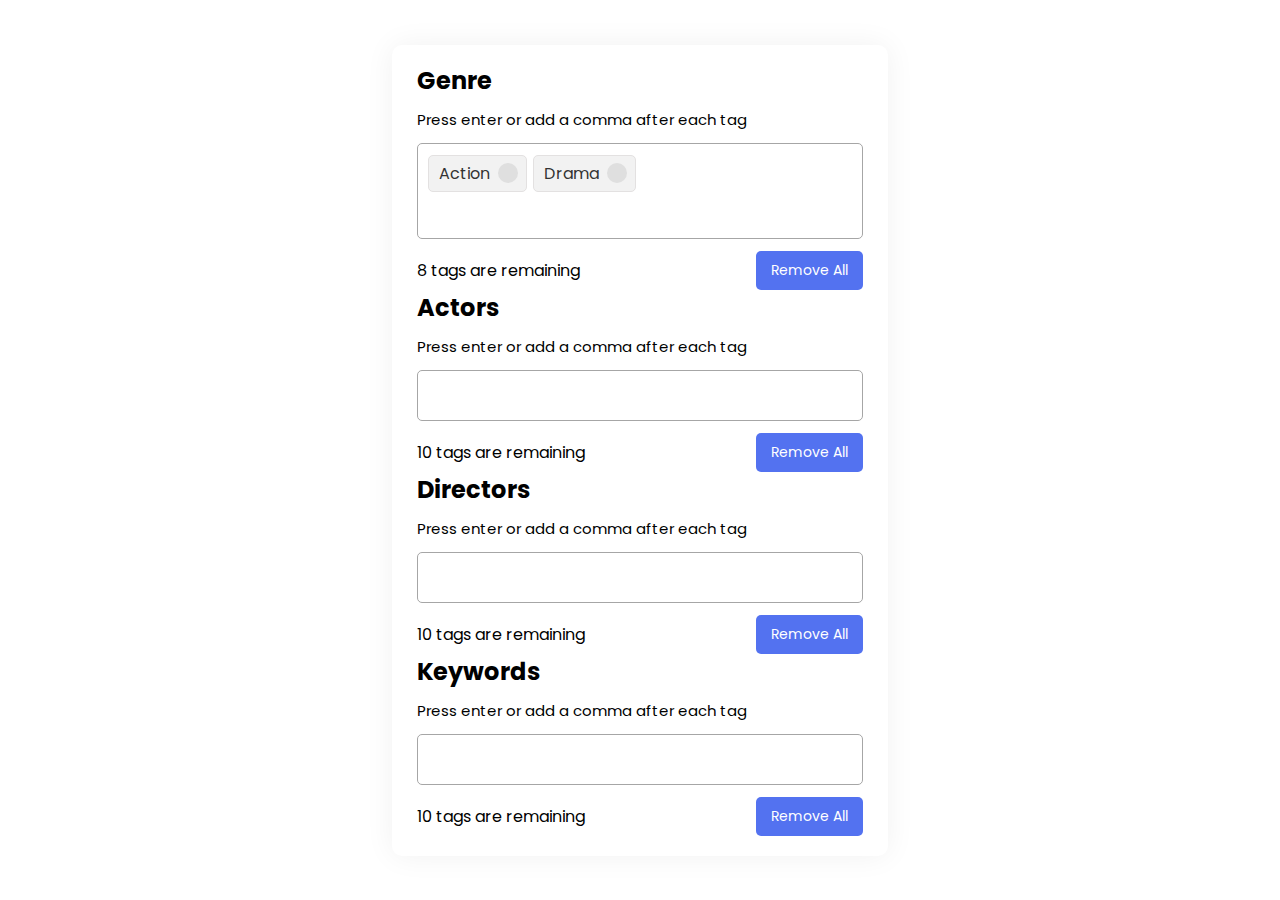
<file: index.html>
<!DOCTYPE html>

<html lang="en" dir="ltr">
  <head>
    <meta charset="utf-8">
    <title>IMDB Rating Prediction</title>
    <link rel="stylesheet" href="style.css">
    <meta name="viewport" content="width=device-width, initial-scale=1.0">
    <!-- Unicons CDN Link for Icons -->
    <link rel="stylesheet" href="https://unicons.iconscout.com/release/v4.0.0/css/thinline.css">
  </head>
  <body>
    <div class="wrapper">

        <div class="genre-div">
            <h2>Genre</h2>
            <div class="content">
            <p>Press enter or add a comma after each tag</p>
            <ul><input id="genre" type="text" spellcheck="false"></ul>
            </div>
            <div class="details">
              <p><span>10</span> tags are remaining</p>
              <button>Remove All</button>
            </div>
        </div>

        <div class="actors-div">
            <h2>Actors</h2>
            <div class="content">
              <p>Press enter or add a comma after each tag</p>
              <ul><input id="actors" type="text" spellcheck="false"></ul>
            </div>
            <div class="details">
              <p><span>10</span> tags are remaining</p>
              <button>Remove All</button>
            </div>
        </div>

        <div class="director-div">
          <h2>Directors</h2>
            <div class="content">
              <p>Press enter or add a comma after each tag</p>
              <ul><input id="director" type="text" spellcheck="false"></ul>
            </div>
            <div class="details">
              <p><span>10</span> tags are remaining</p>
              <button>Remove All</button>
            </div>
        </div>

        <div class="keyword-div">
            <h2>Keywords</h2>
            <div class="content">
            <p>Press enter or add a comma after each tag</p>
            <ul><input id="keywords" type="text" spellcheck="false"></ul>
            </div>
            <div class="details">
            <p><span>10</span> tags are remaining</p>
            <button>Remove All</button>
        </div>
      </div>
    </div>


    <script src="script.js"></script>
  </body>
</html>
</file>
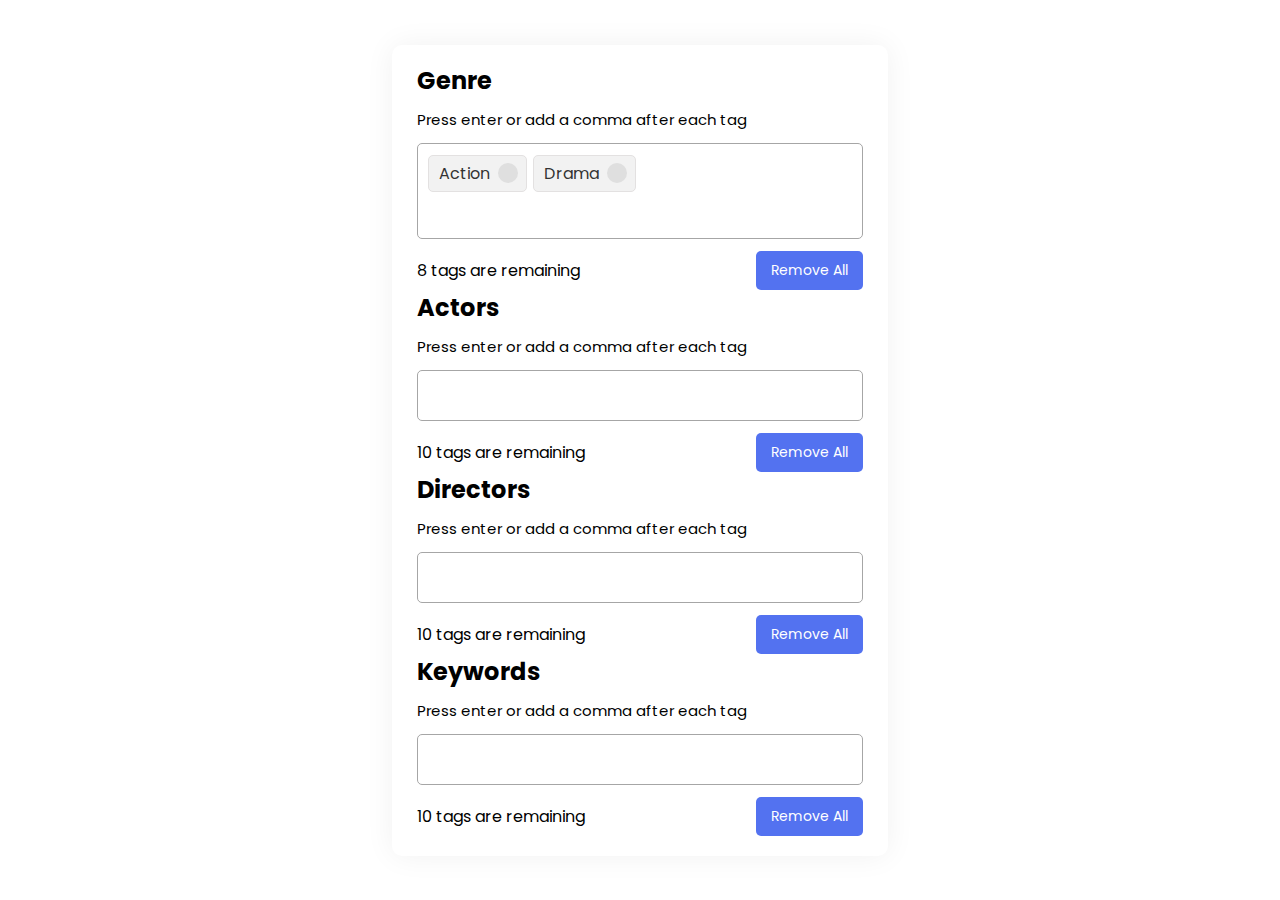
<file: homepage.html>
<!DOCTYPE html>

<html lang="en" dir="ltr">
  <head>
    <meta charset="utf-8">
    <title>IMDB Rating Prediction</title>
    <link rel="stylesheet" href="style.css">
    <meta name="viewport" content="width=device-width, initial-scale=1.0">
    <!-- Unicons CDN Link for Icons -->
    <link rel="stylesheet" href="https://unicons.iconscout.com/release/v4.0.0/css/thinline.css">
  </head>
  <body>
    <div class="wrapper">

        <div class="genre-div">
            <h2>Genre</h2>
            <div class="content">
            <p>Press enter or add a comma after each tag</p>
            <ul><input id="genre" type="text" spellcheck="false"></ul>
            </div>
            <div class="details">
              <p><span>10</span> tags are remaining</p>
              <button>Remove All</button>
            </div>
        </div>

        <div class="actors-div">
            <h2>Actors</h2>
            <div class="content">
              <p>Press enter or add a comma after each tag</p>
              <ul><input id="actors" type="text" spellcheck="false"></ul>
            </div>
            <div class="details">
              <p><span>10</span> tags are remaining</p>
              <button>Remove All</button>
            </div>
        </div>

        <div class="director-div">
          <h2>Directors</h2>
            <div class="content">
              <p>Press enter or add a comma after each tag</p>
              <ul><input id="director" type="text" spellcheck="false"></ul>
            </div>
            <div class="details">
              <p><span>10</span> tags are remaining</p>
              <button>Remove All</button>
            </div>
        </div>

        <div class="keyword-div">
            <h2>Keywords</h2>
            <div class="content">
            <p>Press enter or add a comma after each tag</p>
            <ul><input id="keywords" type="text" spellcheck="false"></ul>
            </div>
            <div class="details">
            <p><span>10</span> tags are remaining</p>
            <button>Remove All</button>
        </div>
      </div>
    </div>


    <script src="script.js"></script>
  </body>
</html>
</file>
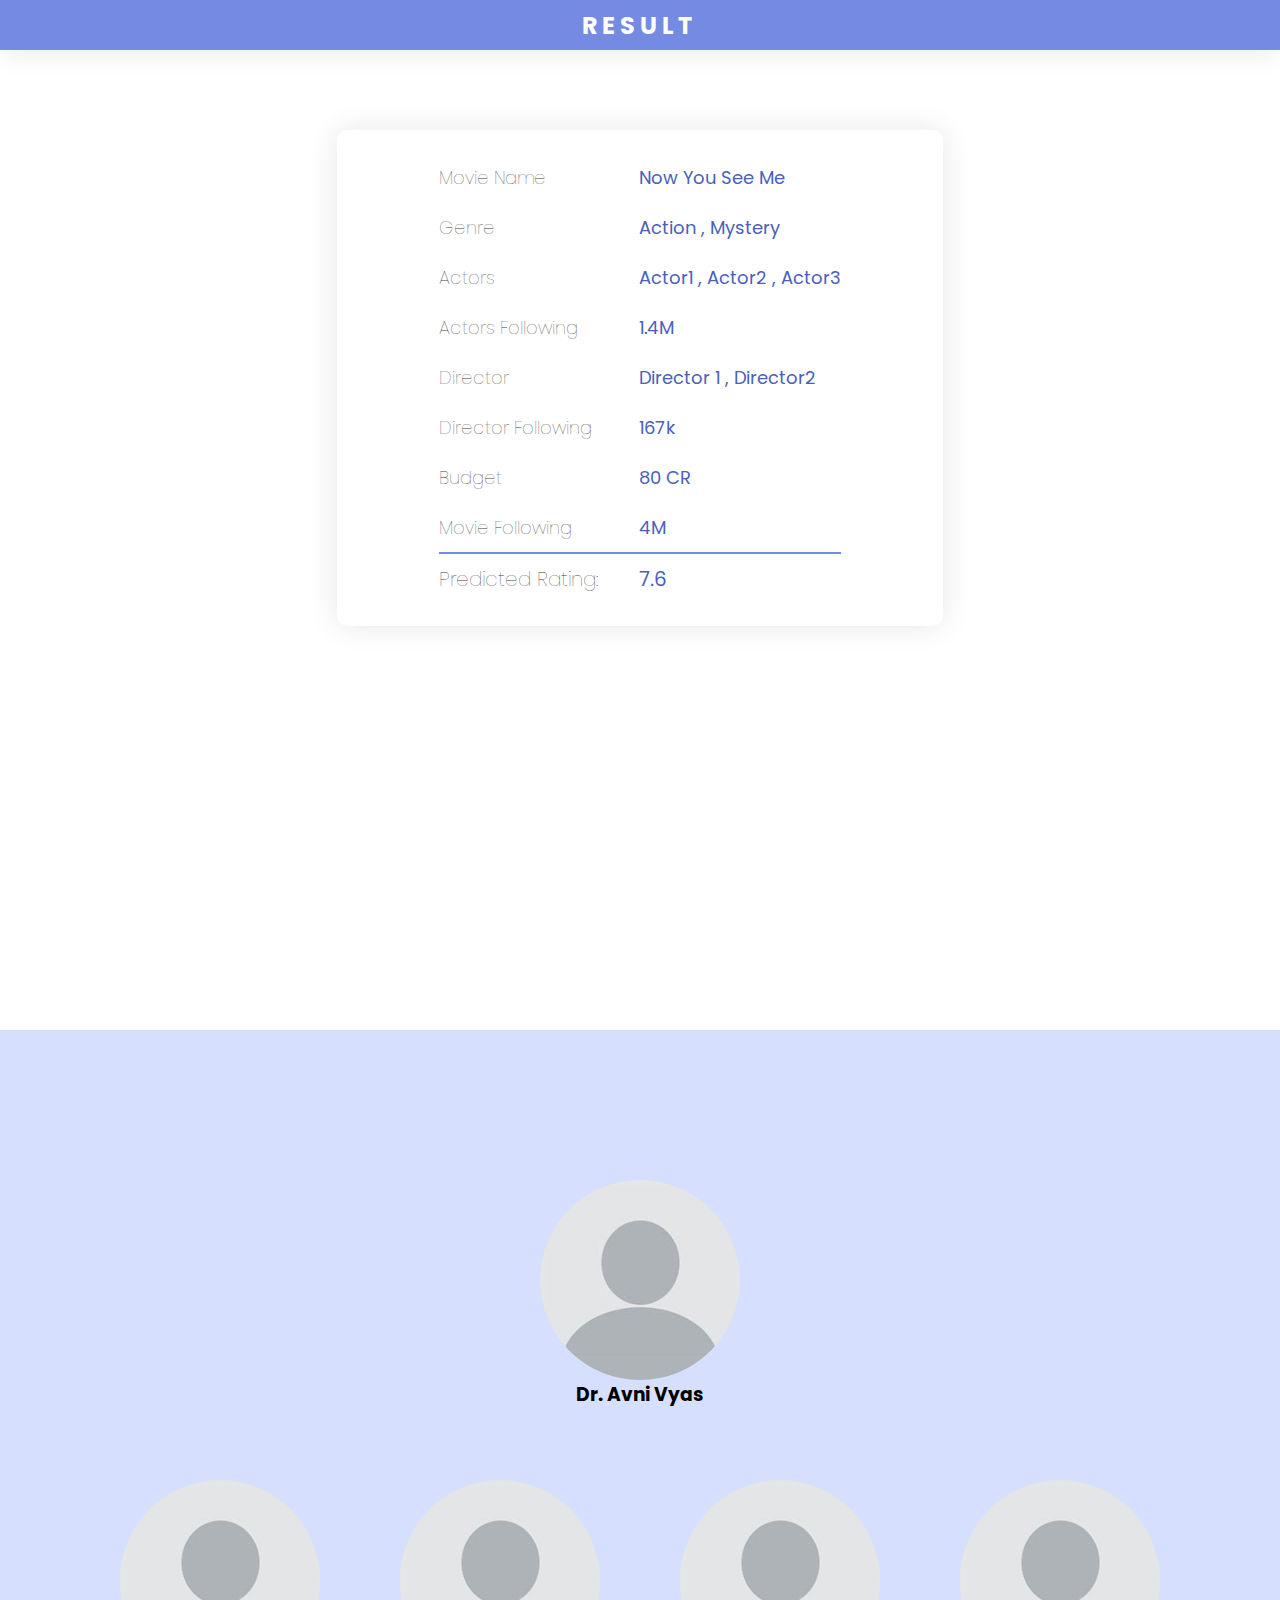
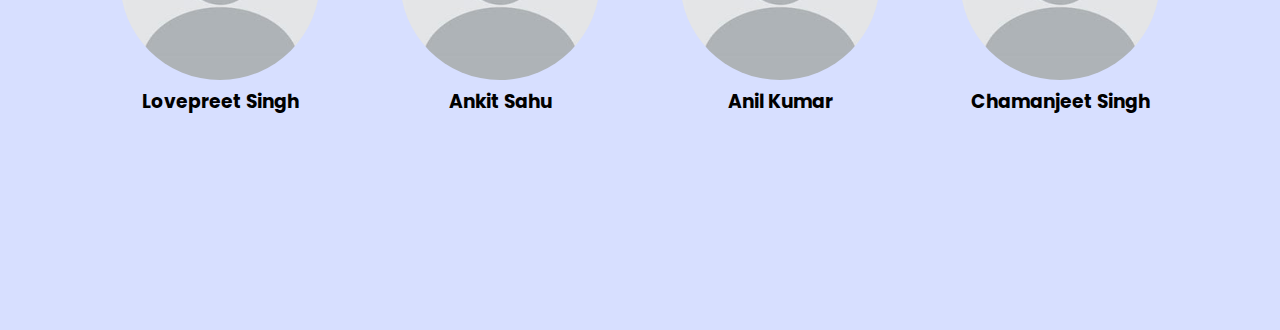
<file: page2.html>
<!DOCTYPE html>
<html lang="en">

<head>
    <meta charset="UTF-8">
    <meta http-equiv="X-UA-Compatible" content="IE=edge">
    <meta name="viewport" content="width=device-width, initial-scale=1.0">
    <!-- Unicons CDN Link for Icons -->
    <link rel="stylesheet" href="https://unicons.iconscout.com/release/v4.0.0/css/thinline.css">
    <title>IMDB Rating Predictor</title>
    <link rel="stylesheet" href="page2_style.css"/>
    <!-- <script src="page2_index.js"></script> -->
</head>

<body>
    <div class="page2-navbar">
        <h2> RESULT </h2>
    </div>

    <section class="home-section">
        <div class="page2-wrapper">
            <table>
                <tr>
                    <th class="first">Movie Name </th>
                    <td id="td_1">Now You See Me</td>
                </tr>

                <tr>
                    <th>Genre</th>
                    <td id="td_2">Action , Mystery</td>
                </tr>
                <tr>
                    <th>Actors</th>
                    <td id="td_3">Mark Ruffalo , Jesse Eisenberg , Moody Harelson</Td>
                </tr>
                <tr>
                    <th>Actors Following</th>
                    <td id="td_4">18M </td>
                </tr>
                <tr>
                    <th >Director</th>
                    <td id="td_5">Louis Leterrier</td>
                </tr>
                <tr>
                    <th>Director Following</th>
                    <td id="td_6">6M</td>
                </tr>

                <tr>
                    <th>Budget</th>
                    <td id="td_7"></td>
                </tr>

                <tr>
                    <th>Movie Following</th>
                    <td id="td_8"></td>
                </tr>
                <tr id="predicted-rating">
                    <th>Predicted Rating:</th>
                    <td id="td_9">7.6</td>
                </tr>
            </table>
    </section>

    <!-- home-section ending -->

    <!--developed by section start-->
    <section class="developed-by-section">
        
        <div id="mentor-container" class="card-container">
            <div class="profile-card">
                <img src="assets/default.jpg" alt="mentor.jpg" height="200px" width="200px" class="profile-pic"/>
                <h3>Dr. Avni Vyas</h3>
            </div>
        </div>

        <div id="members-container" class="card-container">
            <div id="member1" class="profile-card">
                <div class="img-cropper">
                    <img src="assets/default.jpg" alt="member1.jpg" height="200px" width="200px" class="profile-pic"/>
                </div>
                <h3>Lovepreet Singh</h3>
            </div>

            <div id="member2" class="profile-card">
                <div class="img-cropper">
                    <img src="assets/default.jpg" alt="member2.jpg" height="200px" width="200px" class="profile-pic"/>
                </div>
                <h3>Ankit Sahu</h3>
            </div>

            <div id="member3" class="profile-card">
                <div class="img-cropper">
                    <img src="assets/default.jpg" alt="member1.jpg" height="200px" width="200px" class="profile-pic"/>
                </div>
                <h3>Anil Kumar</h3>
            </div>

            <div id="member4" class="profile-card">
                <div class="img-cropper">
                    <img src="assets/default.jpg" alt="member1.jpg" height="200px" width="200px" class="profile-pic"/>
                </div>
                <h3>Chamanjeet Singh</h3>
            </div>
            </div>
        </div>
    </section>
    </div>
</body>

<script>
    const input = {
        name: "Now You See Me",
        genre: ["Action" , "Mystery"],
        actors: ["Actor1" , "Actor2" , "Actor3"],
        actorsFollowing: ["1.4M","2.6M",],
        director: ["Director 1","Director2"],
        directorFollowing: ["167k","254k"],
        budget: "80 CR",
        movieFollowing: "4M",
    };

    let e1 = document.getElementById("td_1");
    let e2 = document.getElementById("td_2");
    let e3 = document.getElementById("td_3");
    let e4 = document.getElementById("td_4");
    let e5 = document.getElementById("td_5");
    let e6 = document.getElementById("td_6");
    let e7 = document.getElementById("td_7");
    let e8 = document.getElementById("td_8");



    e1.innerHTML = input.name;
    e2.innerHTML = input.genre[0] + " , " + input.genre[1];
    e3.innerHTML = input.actors[0] + " , " + input.actors[1] + " , " + input.actors[2];
    e4.innerHTML = input.actorsFollowing[0];
    e5.innerHTML = input.director[0] + " , " + input.director[1];
    e6.innerHTML = input.directorFollowing[0];
    e7.innerHTML = input.budget;
    e8.innerHTML = input.movieFollowing;




    // let e1 = document.getElementById("td_1")
    // e1.innerHTML = "ghjk";
</script>
</html>
</file>
<file: style.css>
/* Import Google Font - Poppins */
@import url('https://fonts.googleapis.com/css2?family=Poppins:wght@400;500;600;700&display=swap');
*{
  margin: 0;
  padding: 0;
  box-sizing: border-box;
  font-family: 'Poppins', sans-serif;
}
body{
  display: flex;
  align-items: center;
  justify-content: center;
  min-height: 100vh;
}
::selection{
  color: #fff;
  background: #5372F0;
}

.wrapper{
  width: 496px;
  background: #fff;
  border-radius: 10px;
  padding: 18px 25px 20px;
  box-shadow: 0 0 30px rgba(0,0,0,0.06);
}

/* .genre-div , .actors-div , .directors-div , .keywords{
    margin-bottom:5px;
    border-bottom:2px solid gray;
} */

.wrapper :where(.title, li, li i, .details){
  display: flex;
  align-items: center;
}
.title img{
  max-width: 21px;
}
.title h2{
  font-size: 21px;
  font-weight: 600;
  margin-left: 8px;
}
.wrapper .content{
  margin: 10px 0;
}
.content p{
  font-size: 15px;
}
.content ul{
  display: flex;
  flex-wrap: wrap;
  padding: 7px;
  margin: 12px 0;
  border-radius: 5px;
  border: 1px solid #a6a6a6;
}
.content ul  li{
  color: #333;
  margin: 4px 3px;
  list-style: none;
  border-radius: 5px;
  background: #F2F2F2;
  padding: 5px 8px 5px 10px;
  border: 1px solid #e3e1e1;
}
.content ul li i{
  height: 20px;
  width: 20px;
  color: #808080;
  margin-left: 8px;
  font-size: 12px;
  cursor: pointer;
  border-radius: 50%;
  background: #dfdfdf;
  justify-content: center;
}
.content ul input{
  flex: 1;
  padding: 5px;
  border: none;
  outline: none;
  font-size: 16px;
}
.wrapper .details{
  justify-content: space-between;
}
.details button{
  border: none;
  outline: none;
  color: #fff;
  font-size: 14px;
  cursor: pointer;
  padding: 9px 15px;
  border-radius: 5px;
  background: #5372F0;
  transition: background 0.3s ease;
}
.details button:hover{
  background: #2c52ed;
}
</file>
<file: page2_style.css>
/* Import Google Font - Poppins */
@import url('https://fonts.googleapis.com/css2?family=Poppins:wght@400;500;600;700&display=swap');

*{
    font-family: poppins;
    margin:0px;
    padding:0px;
}
h2{
    letter-spacing: 5px;
}
.page2-navbar{
    display: flex;
    align-items: center;
    justify-content: center;
    background-color:#758be3;
    color: White;
    margin-bottom: 80px;
    height:50px;
    box-shadow: 0 0 30px rgba(0, 0, 0, 0.1);
}

.page2-wrapper{
    display:flex;
    justify-content: center;
    align-items: center;
}

.home-section{
    height: 100vh;
}

table{
    font-size: 18px;
    /* border:2px solid #758be3; */
    padding: 20px 100px;
    border-radius: 10px;
    box-shadow: 0 0 30px rgba(0, 0, 0, 0.1);
}

#predicted-rating{
    font-size:20px;
    border-top:2px solid #758be3;
}

tr{
    height: 50px;
    display:flex;
    align-items: center;
}

td{
    color:#4960bc;
    max-width: 400px;
}

th{
    display:flex;
    align-items: flex-start;
    font-weight: lighter;
    width:200px;
    color:rgb(66, 61, 61);
}


/* homepage style ending*/

/* developed by section styles start*/
.developed-by-section{
    height: 100vh;
    background-color: #d7dfff;
    display: flex;
    flex-direction: column;
    align-items: center;
    justify-content: center;
}


#members-container{
    width: 1200px; 
    display:flex;
    flex-direction: center;
    justify-content: space-evenly;

}
.profile-pic{
    border-radius: 120px;
}

.profile-card{
    height: 300px;
    display: flex;
    flex-direction: column;
    align-items: center;
}
</file>
